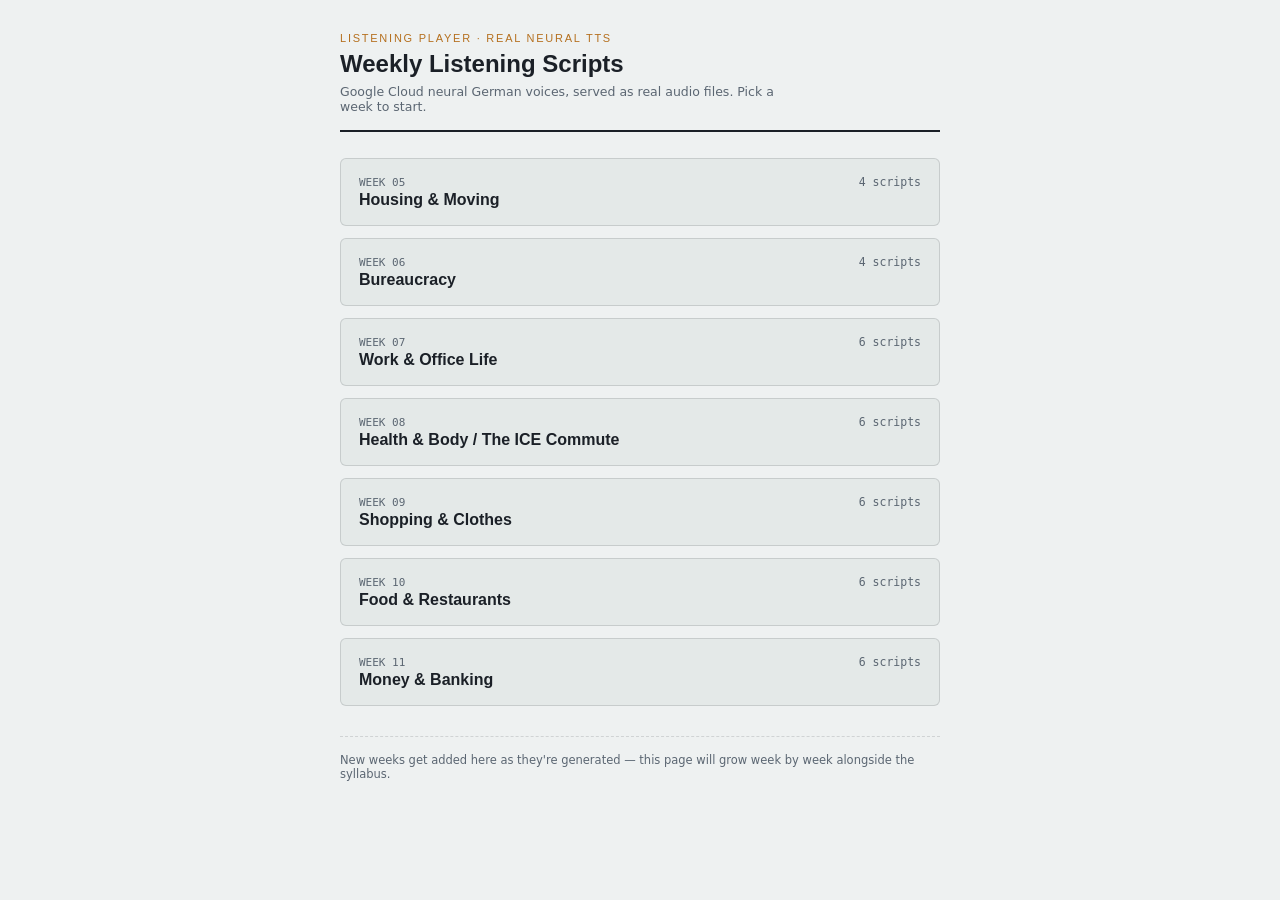
<file: index.html>
<!doctype html>
<html lang="en">
<head>
<meta charset="utf-8">
<meta name="viewport" content="width=device-width, initial-scale=1">
<title>Listening Player — German Tutor</title>
<link rel="stylesheet" href="style.css">
</head>
<body>
<div class="wrap">
  <div class="masthead">
    <p class="eyebrow">Listening Player · Real Neural TTS</p>
    <h1>Weekly Listening Scripts</h1>
    <p class="subline">Google Cloud neural German voices, served as real audio files. Pick a week to start.</p>
  </div>

  <a class="week-card" href="weeks/week-05.html">
    <div class="wk-row">
      <div>
        <div class="wk-num">WEEK 05</div>
        <div class="wk-theme">Housing &amp; Moving</div>
      </div>
      <div class="wk-count">4 scripts</div>
    </div>
  </a>

  <a class="week-card" href="weeks/week-06.html">
    <div class="wk-row">
      <div>
        <div class="wk-num">WEEK 06</div>
        <div class="wk-theme">Bureaucracy</div>
      </div>
      <div class="wk-count">4 scripts</div>
    </div>
  </a>

  <a class="week-card" href="weeks/week-07.html">
    <div class="wk-row">
      <div>
        <div class="wk-num">WEEK 07</div>
        <div class="wk-theme">Work &amp; Office Life</div>
      </div>
      <div class="wk-count">6 scripts</div>
    </div>
  </a>

  <a class="week-card" href="weeks/week-08.html">
    <div class="wk-row">
      <div>
        <div class="wk-num">WEEK 08</div>
        <div class="wk-theme">Health &amp; Body / The ICE Commute</div>
      </div>
      <div class="wk-count">6 scripts</div>
    </div>
  </a>

  <a class="week-card" href="weeks/week-09.html">
    <div class="wk-row">
      <div>
        <div class="wk-num">WEEK 09</div>
        <div class="wk-theme">Shopping &amp; Clothes</div>
      </div>
      <div class="wk-count">6 scripts</div>
    </div>
  </a>

  <a class="week-card" href="weeks/week-10.html">
    <div class="wk-row">
      <div>
        <div class="wk-num">WEEK 10</div>
        <div class="wk-theme">Food &amp; Restaurants</div>
      </div>
      <div class="wk-count">6 scripts</div>
    </div>
  </a>

  <a class="week-card" href="weeks/week-11.html">
    <div class="wk-row">
      <div>
        <div class="wk-num">WEEK 11</div>
        <div class="wk-theme">Money &amp; Banking</div>
      </div>
      <div class="wk-count">6 scripts</div>
    </div>
  </a>

  <div class="foot-note">New weeks get added here as they're generated — this page will grow week by week alongside the syllabus.</div>
</div>
</body>
</html>
</file>
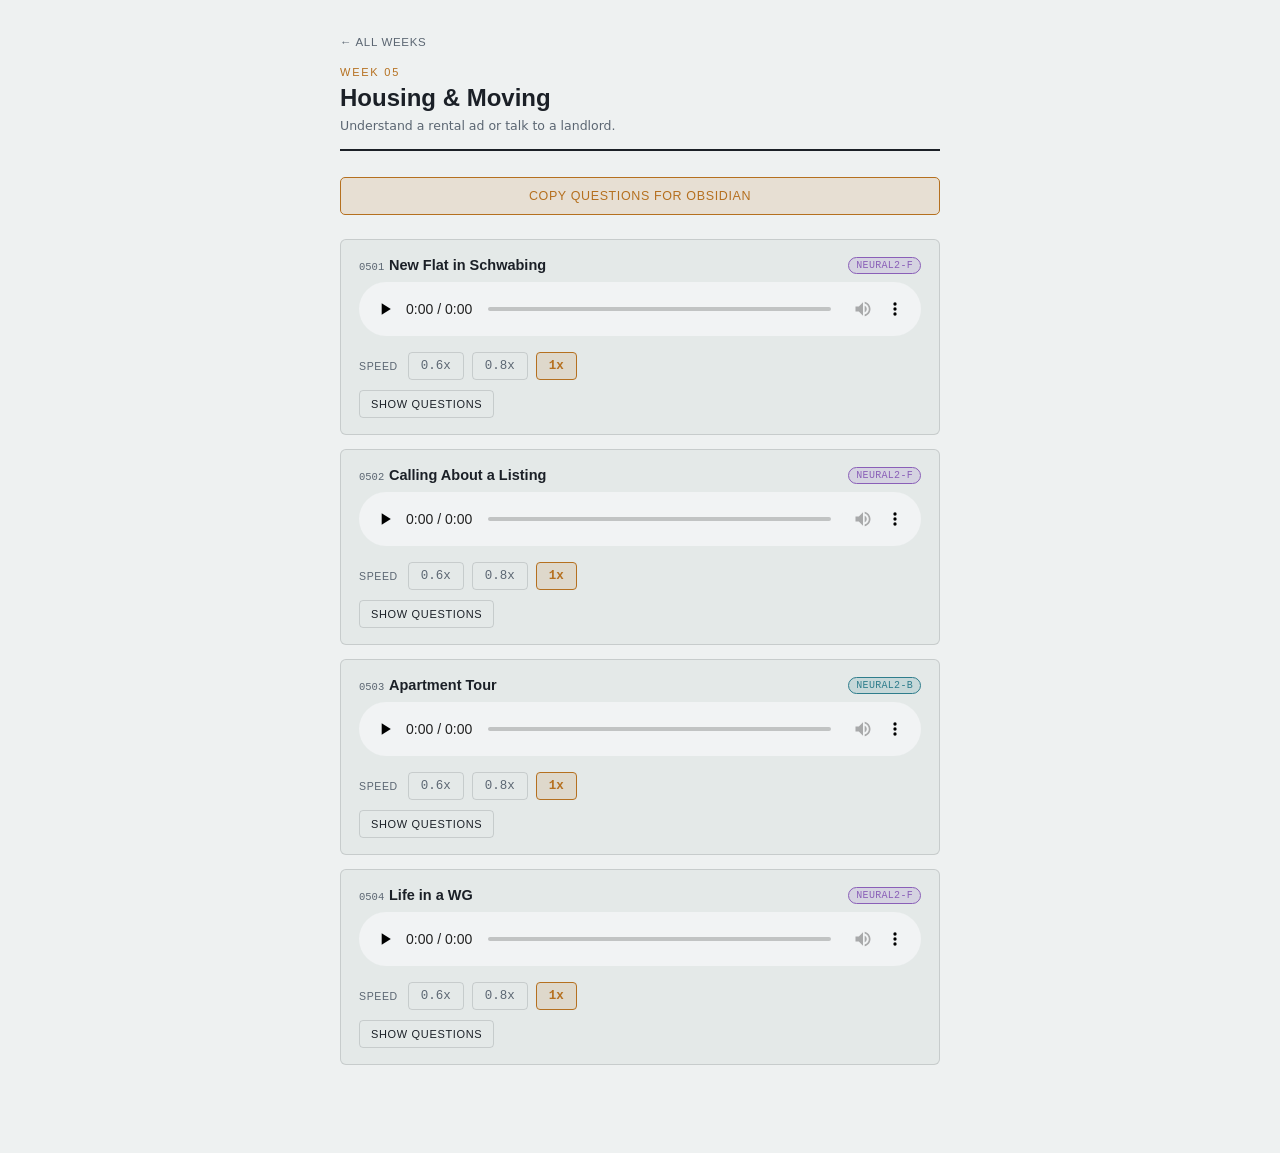
<file: weeks/week-05.html>
<!doctype html>
<html lang="en">
<head>
<meta charset="utf-8">
<meta name="viewport" content="width=device-width, initial-scale=1">
<title>Week 05 — Housing &amp; Moving · Listening Player</title>
<link rel="stylesheet" href="../style.css">
</head>
<body>
<div class="wrap">
  <a class="back-link" href="../index.html">&larr; All weeks</a>
  <div class="masthead">
    <p class="eyebrow">Week 05</p>
    <h1>Housing &amp; Moving</h1>
    <p class="subline">Understand a rental ad or talk to a landlord.</p>
  </div>

  <button class="copy-btn" id="copyBtn">Copy questions for Obsidian</button>

  <div class="card" data-card>
    <div class="card-head"><div><span class="id-badge">0501</span> <span class="card-title">New Flat in Schwabing</span></div><span class="voice-badge f">NEURAL2-F</span></div>
    <audio data-player controls preload="none"><source src="../audio/0501.mp3" type="audio/mpeg"></audio>
    <div class="speed-row" data-speedrow>
      <span class="speed-label">Speed</span>
      <button class="speed-btn" data-speed="0.6">0.6x</button>
      <button class="speed-btn" data-speed="0.8">0.8x</button>
      <button class="speed-btn active" data-speed="1">1x</button>
    </div>
    <button class="reveal" data-reveal>Show questions</button>
    <div class="questions" data-questions><ol>
      <li>In which neighbourhood is the new apartment?</li>
      <li>How big is the apartment?</li>
      <li>What feature does the living room have?</li>
      <li>When is the speaker moving in?</li>
    </ol></div>
  </div>

  <div class="card" data-card>
    <div class="card-head"><div><span class="id-badge">0502</span> <span class="card-title">Calling About a Listing</span></div><span class="voice-badge f">NEURAL2-F</span></div>
    <audio data-player controls preload="none"><source src="../audio/0502.mp3" type="audio/mpeg"></audio>
    <div class="speed-row" data-speedrow>
      <span class="speed-label">Speed</span>
      <button class="speed-btn" data-speed="0.6">0.6x</button>
      <button class="speed-btn" data-speed="0.8">0.8x</button>
      <button class="speed-btn active" data-speed="1">1x</button>
    </div>
    <button class="reveal" data-reveal>Show questions</button>
    <div class="questions" data-questions><ol>
      <li>Why is Thomas calling?</li>
      <li>How many people does he need the apartment for?</li>
      <li>When is Thomas NOT available for a viewing?</li>
      <li>What does Thomas want to arrange at the end of the call?</li>
    </ol></div>
  </div>

  <div class="card" data-card>
    <div class="card-head"><div><span class="id-badge">0503</span> <span class="card-title">Apartment Tour</span></div><span class="voice-badge b">NEURAL2-B</span></div>
    <audio data-player controls preload="none"><source src="../audio/0503.mp3" type="audio/mpeg"></audio>
    <div class="speed-row" data-speedrow>
      <span class="speed-label">Speed</span>
      <button class="speed-btn" data-speed="0.6">0.6x</button>
      <button class="speed-btn" data-speed="0.8">0.8x</button>
      <button class="speed-btn active" data-speed="1">1x</button>
    </div>
    <button class="reveal" data-reveal>Show questions</button>
    <div class="questions" data-questions><ol>
      <li>Where is the sofa?</li>
      <li>Where is the bathroom?</li>
      <li>Where is the cellar?</li>
      <li>What does the speaker plan to use the second room for?</li>
    </ol></div>
  </div>

  <div class="card" data-card>
    <div class="card-head"><div><span class="id-badge">0504</span> <span class="card-title">Life in a WG</span></div><span class="voice-badge f">NEURAL2-F</span></div>
    <audio data-player controls preload="none"><source src="../audio/0504.mp3" type="audio/mpeg"></audio>
    <div class="speed-row" data-speedrow>
      <span class="speed-label">Speed</span>
      <button class="speed-btn" data-speed="0.6">0.6x</button>
      <button class="speed-btn" data-speed="0.8">0.8x</button>
      <button class="speed-btn active" data-speed="1">1x</button>
    </div>
    <button class="reveal" data-reveal>Show questions</button>
    <div class="questions" data-questions><ol>
      <li>How many flatmates live in the WG?</li>
      <li>How many rooms does the WG have in total?</li>
      <li>How much does each person pay in rent?</li>
      <li>What is the one house rule?</li>
    </ol></div>
  </div>
</div>
<script src="../script.js"></script>
</body>
</html>
</file>
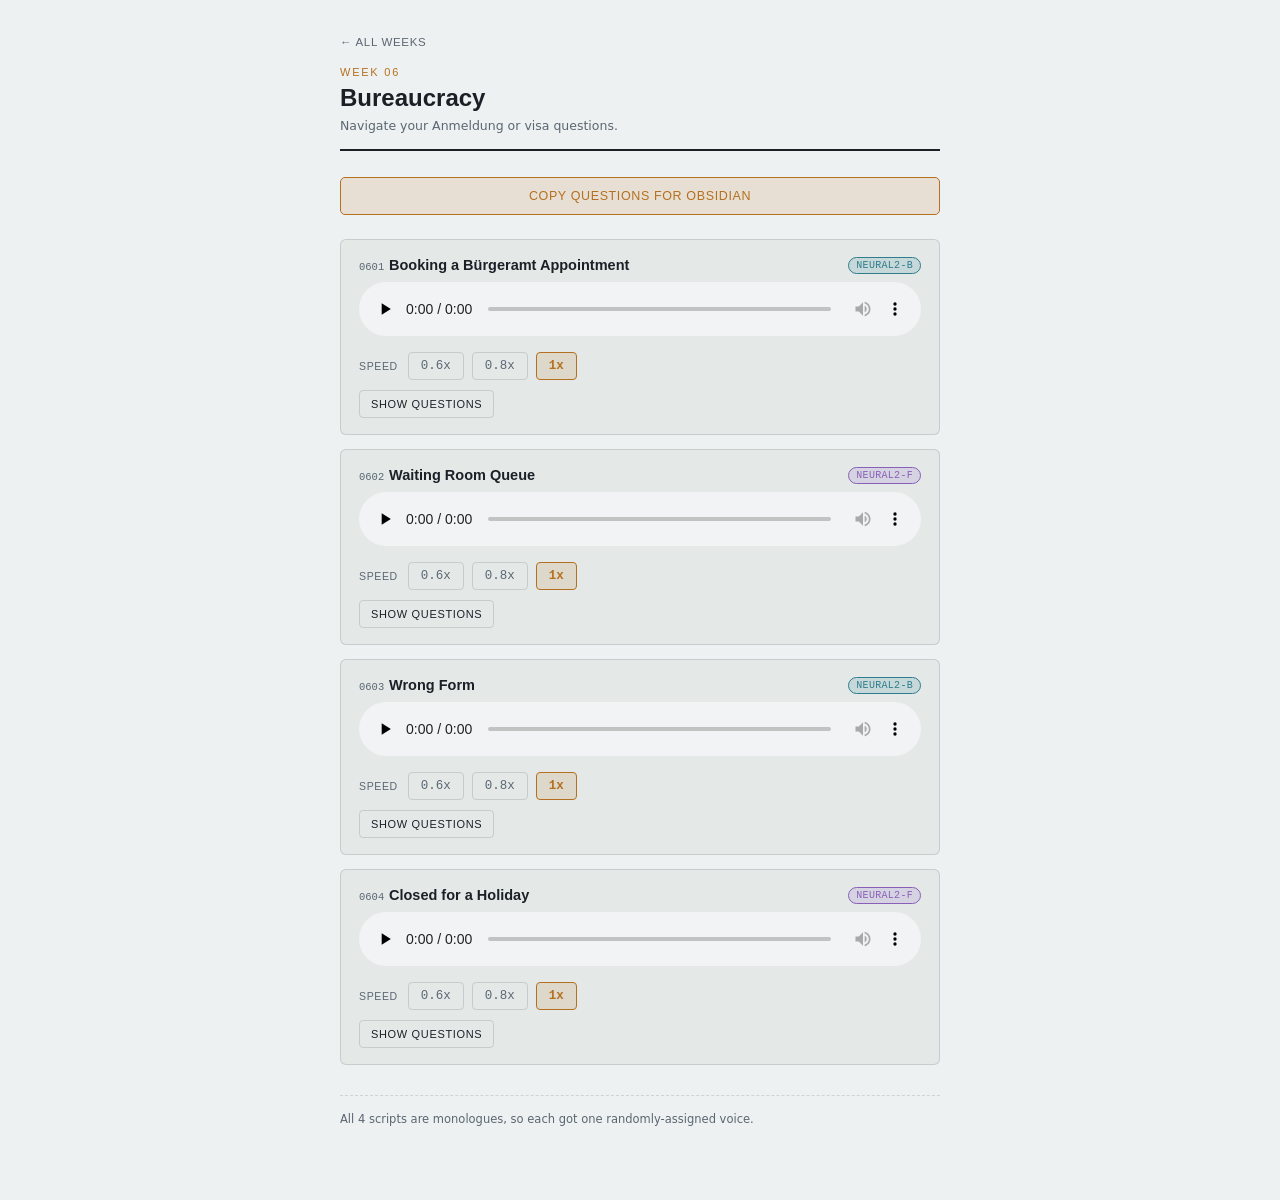
<file: weeks/week-06.html>
<!doctype html>
<html lang="en">
<head>
<meta charset="utf-8">
<meta name="viewport" content="width=device-width, initial-scale=1">
<title>Week 06 — Bureaucracy · Listening Player</title>
<link rel="stylesheet" href="../style.css">
</head>
<body>
<div class="wrap">
  <a class="back-link" href="../index.html">&larr; All weeks</a>
  <div class="masthead">
    <p class="eyebrow">Week 06</p>
    <h1>Bureaucracy</h1>
    <p class="subline">Navigate your Anmeldung or visa questions.</p>
  </div>

  <button class="copy-btn" id="copyBtn">Copy questions for Obsidian</button>

  <div class="card" data-card>
    <div class="card-head"><div><span class="id-badge">0601</span> <span class="card-title">Booking a Bürgeramt Appointment</span></div><span class="voice-badge b">NEURAL2-B</span></div>
    <audio data-player controls preload="none"><source src="../audio/0601.mp3" type="audio/mpeg"></audio>
    <div class="speed-row" data-speedrow>
      <span class="speed-label">Speed</span>
      <button class="speed-btn" data-speed="0.6">0.6x</button>
      <button class="speed-btn" data-speed="0.8">0.8x</button>
      <button class="speed-btn active" data-speed="1">1x</button>
    </div>
    <button class="reveal" data-reveal>Show questions</button>
    <div class="questions" data-questions><ol>
      <li>Why is the caller contacting the Bürgeramt?</li>
      <li>How long does she have to wait for an appointment?</li>
      <li>What day and time is her appointment?</li>
      <li>Name two documents she needs to bring.</li>
    </ol></div>
  </div>

  <div class="card" data-card>
    <div class="card-head"><div><span class="id-badge">0602</span> <span class="card-title">Waiting Room Queue</span></div><span class="voice-badge f">NEURAL2-F</span></div>
    <audio data-player controls preload="none"><source src="../audio/0602.mp3" type="audio/mpeg"></audio>
    <div class="speed-row" data-speedrow>
      <span class="speed-label">Speed</span>
      <button class="speed-btn" data-speed="0.6">0.6x</button>
      <button class="speed-btn" data-speed="0.8">0.8x</button>
      <button class="speed-btn active" data-speed="1">1x</button>
    </div>
    <button class="reveal" data-reveal>Show questions</button>
    <div class="questions" data-questions><ol>
      <li>What time does the speaker arrive at the Bürgeramt?</li>
      <li>What is their queue number?</li>
      <li>Which number is currently being served?</li>
      <li>How long does the speaker have to wait?</li>
    </ol></div>
  </div>

  <div class="card" data-card>
    <div class="card-head"><div><span class="id-badge">0603</span> <span class="card-title">Wrong Form</span></div><span class="voice-badge b">NEURAL2-B</span></div>
    <audio data-player controls preload="none"><source src="../audio/0603.mp3" type="audio/mpeg"></audio>
    <div class="speed-row" data-speedrow>
      <span class="speed-label">Speed</span>
      <button class="speed-btn" data-speed="0.6">0.6x</button>
      <button class="speed-btn" data-speed="0.8">0.8x</button>
      <button class="speed-btn active" data-speed="1">1x</button>
    </div>
    <button class="reveal" data-reveal>Show questions</button>
    <div class="questions" data-questions><ol>
      <li>What does the speaker want to do at the office?</li>
      <li>What problem does the official identify?</li>
      <li>Which form does the speaker actually need?</li>
      <li>What does the official allow the speaker to do?</li>
    </ol></div>
  </div>

  <div class="card" data-card>
    <div class="card-head"><div><span class="id-badge">0604</span> <span class="card-title">Closed for a Holiday</span></div><span class="voice-badge f">NEURAL2-F</span></div>
    <audio data-player controls preload="none"><source src="../audio/0604.mp3" type="audio/mpeg"></audio>
    <div class="speed-row" data-speedrow>
      <span class="speed-label">Speed</span>
      <button class="speed-btn" data-speed="0.6">0.6x</button>
      <button class="speed-btn" data-speed="0.8">0.8x</button>
      <button class="speed-btn active" data-speed="1">1x</button>
    </div>
    <button class="reveal" data-reveal>Show questions</button>
    <div class="questions" data-questions><ol>
      <li>Why was the speaker unable to complete their task today?</li>
      <li>How long did the speaker travel to get there?</li>
      <li>When is the next available appointment?</li>
      <li>What does the speaker say they will do differently next time?</li>
    </ol></div>
  </div>

  <div class="foot-note">All 4 scripts are monologues, so each got one randomly-assigned voice.</div>
</div>
<script src="../script.js"></script>
</body>
</html>
</file>
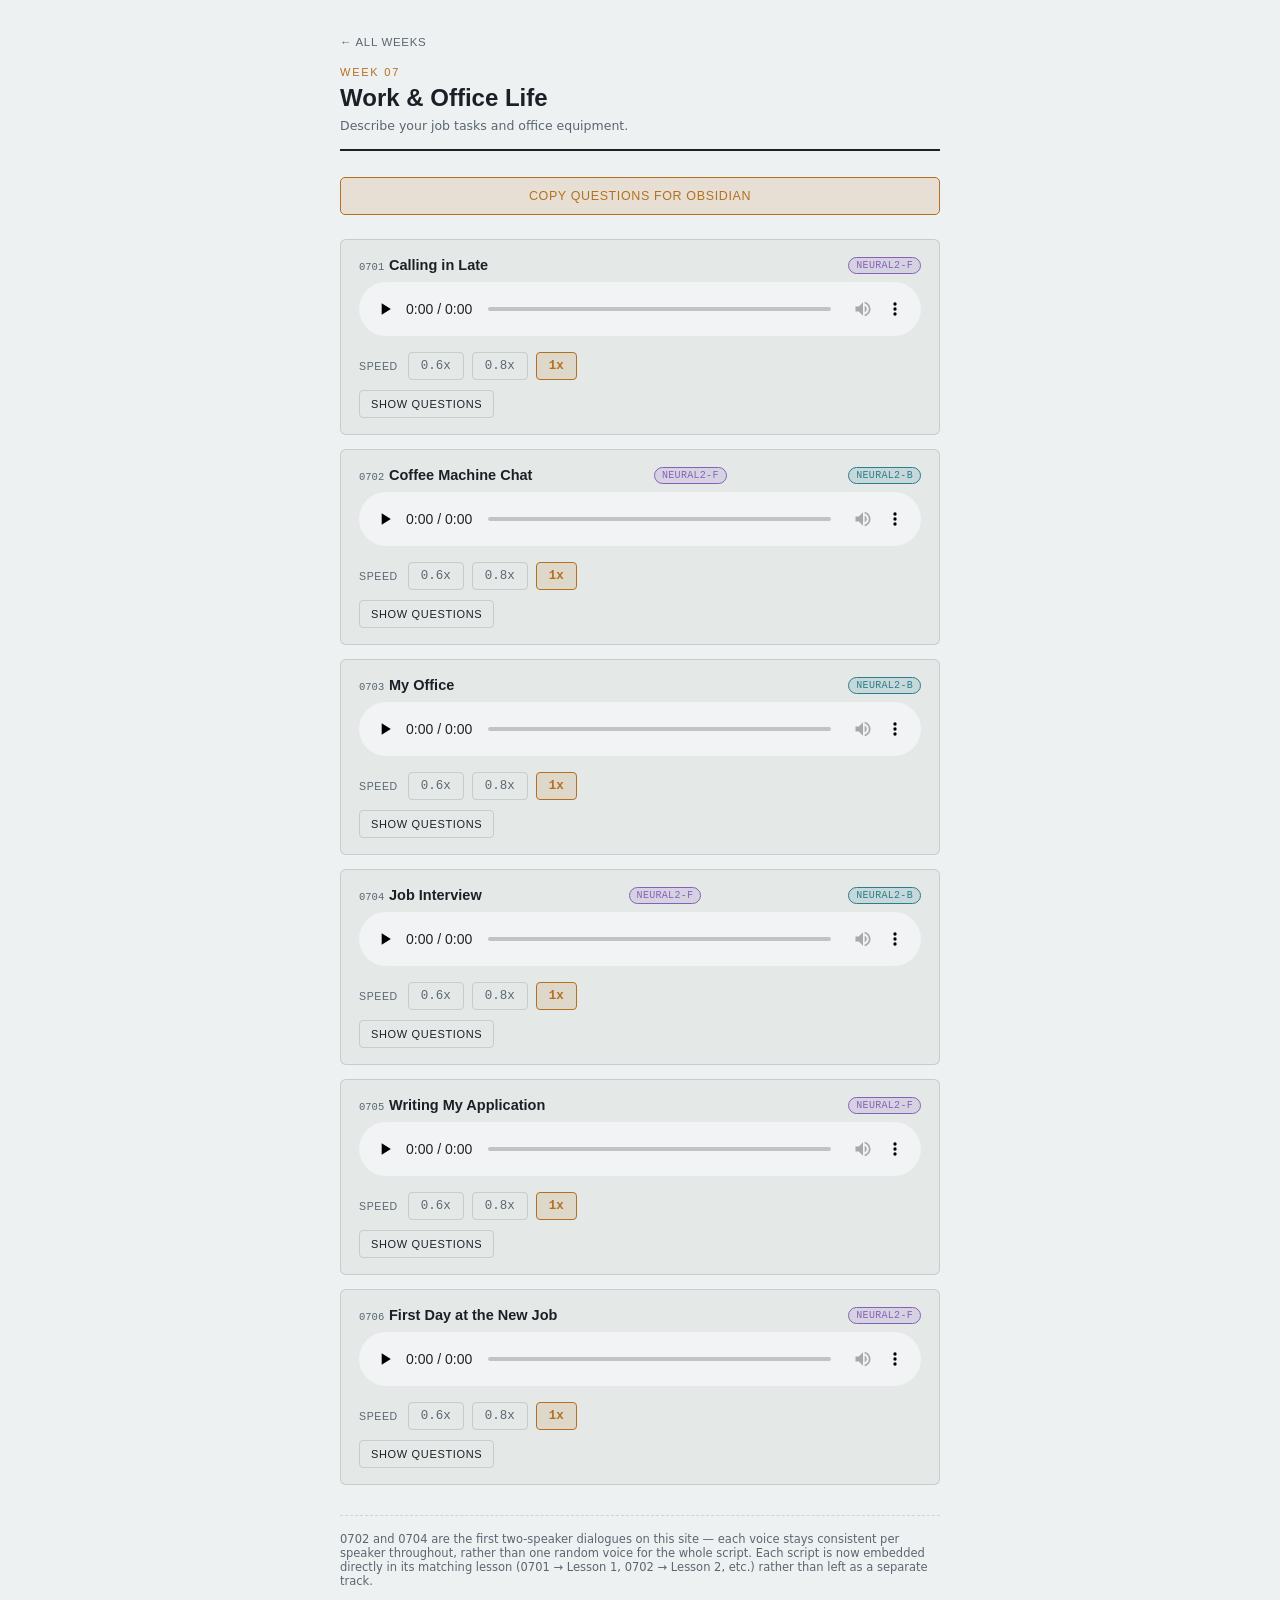
<file: weeks/week-07.html>
<!doctype html>
<html lang="en">
<head>
<meta charset="utf-8">
<meta name="viewport" content="width=device-width, initial-scale=1">
<title>Week 07 — Work &amp; Office Life · Listening Player</title>
<link rel="stylesheet" href="../style.css">
</head>
<body>
<div class="wrap">
  <a class="back-link" href="../index.html">&larr; All weeks</a>
  <div class="masthead">
    <p class="eyebrow">Week 07</p>
    <h1>Work &amp; Office Life</h1>
    <p class="subline">Describe your job tasks and office equipment.</p>
  </div>

  <button class="copy-btn" id="copyBtn">Copy questions for Obsidian</button>

  <div class="card" id="0701" data-card>
    <div class="card-head"><div><span class="id-badge">0701</span> <span class="card-title">Calling in Late</span></div><span class="voice-badge f">NEURAL2-F</span></div>
    <audio data-player controls preload="none"><source src="../audio/0701.mp3" type="audio/mpeg"></audio>
    <div class="speed-row" data-speedrow>
      <span class="speed-label">Speed</span>
      <button class="speed-btn" data-speed="0.6">0.6x</button>
      <button class="speed-btn" data-speed="0.8">0.8x</button>
      <button class="speed-btn active" data-speed="1">1x</button>
    </div>
    <button class="reveal" data-reveal>Show questions</button>
    <div class="questions" data-questions><ol>
      <li>Why is Julia calling?</li>
      <li>Why is she running late?</li>
      <li>What time will she arrive at the office?</li>
      <li>What does she ask the person to do?</li>
    </ol></div>
  </div>

  <div class="card" id="0702" data-card>
    <div class="card-head"><div><span class="id-badge">0702</span> <span class="card-title">Coffee Machine Chat</span></div><span class="voice-badge f">NEURAL2-F</span> <span class="voice-badge b">NEURAL2-B</span></div>
    <audio data-player controls preload="none"><source src="../audio/0702.mp3" type="audio/mpeg"></audio>
    <div class="speed-row" data-speedrow>
      <span class="speed-label">Speed</span>
      <button class="speed-btn" data-speed="0.6">0.6x</button>
      <button class="speed-btn" data-speed="0.8">0.8x</button>
      <button class="speed-btn active" data-speed="1">1x</button>
    </div>
    <button class="reveal" data-reveal>Show questions</button>
    <div class="questions" data-questions><ol>
      <li>What deadline does speaker B mention?</li>
      <li>What does B ask A for help with?</li>
      <li>What time does B become free?</li>
      <li>Where will they work together?</li>
    </ol></div>
  </div>

  <div class="card" id="0703" data-card>
    <div class="card-head"><div><span class="id-badge">0703</span> <span class="card-title">My Office</span></div><span class="voice-badge b">NEURAL2-B</span></div>
    <audio data-player controls preload="none"><source src="../audio/0703.mp3" type="audio/mpeg"></audio>
    <div class="speed-row" data-speedrow>
      <span class="speed-label">Speed</span>
      <button class="speed-btn" data-speed="0.6">0.6x</button>
      <button class="speed-btn" data-speed="0.8">0.8x</button>
      <button class="speed-btn active" data-speed="1">1x</button>
    </div>
    <button class="reveal" data-reveal>Show questions</button>
    <div class="questions" data-questions><ol>
      <li>What two items are on the speaker's desk?</li>
      <li>What problem does the speaker mention about the printer?</li>
      <li>How long has the speaker worked at this desk?</li>
      <li>Where does the speaker usually spend their lunch break?</li>
    </ol></div>
  </div>

  <div class="card" id="0704" data-card>
    <div class="card-head"><div><span class="id-badge">0704</span> <span class="card-title">Job Interview</span></div><span class="voice-badge f">NEURAL2-F</span> <span class="voice-badge b">NEURAL2-B</span></div>
    <audio data-player controls preload="none"><source src="../audio/0704.mp3" type="audio/mpeg"></audio>
    <div class="speed-row" data-speedrow>
      <span class="speed-label">Speed</span>
      <button class="speed-btn" data-speed="0.6">0.6x</button>
      <button class="speed-btn" data-speed="0.8">0.8x</button>
      <button class="speed-btn active" data-speed="1">1x</button>
    </div>
    <button class="reveal" data-reveal>Show questions</button>
    <div class="questions" data-questions><ol>
      <li>How long has the candidate worked as a Verkäuferin (salesperson)?</li>
      <li>Why does the candidate want to change jobs?</li>
      <li>When could the candidate start?</li>
      <li>By when will the company respond?</li>
    </ol></div>
  </div>

  <div class="card" id="0705" data-card>
    <div class="card-head"><div><span class="id-badge">0705</span> <span class="card-title">Writing My Application</span></div><span class="voice-badge f">NEURAL2-F</span></div>
    <audio data-player controls preload="none"><source src="../audio/0705.mp3" type="audio/mpeg"></audio>
    <div class="speed-row" data-speedrow>
      <span class="speed-label">Speed</span>
      <button class="speed-btn" data-speed="0.6">0.6x</button>
      <button class="speed-btn" data-speed="0.8">0.8x</button>
      <button class="speed-btn active" data-speed="1">1x</button>
    </div>
    <button class="reveal" data-reveal>Show questions</button>
    <div class="questions" data-questions><ol>
      <li>What did the speaker do yesterday?</li>
      <li>What two documents does the speaker mention preparing?</li>
      <li>How many companies will receive the application?</li>
      <li>How does the speaker feel about the process?</li>
    </ol></div>
  </div>

  <div class="card" id="0706" data-card>
    <div class="card-head"><div><span class="id-badge">0706</span> <span class="card-title">First Day at the New Job</span></div><span class="voice-badge f">NEURAL2-F</span></div>
    <audio data-player controls preload="none"><source src="../audio/0706.mp3" type="audio/mpeg"></audio>
    <div class="speed-row" data-speedrow>
      <span class="speed-label">Speed</span>
      <button class="speed-btn" data-speed="0.6">0.6x</button>
      <button class="speed-btn" data-speed="0.8">0.8x</button>
      <button class="speed-btn active" data-speed="1">1x</button>
    </div>
    <button class="reveal" data-reveal>Show questions</button>
    <div class="questions" data-questions><ol>
      <li>What day is it for the speaker?</li>
      <li>What time does the core working hours (Kernarbeitszeit) actually start?</li>
      <li>What did the new boss do for the speaker?</li>
      <li>How did the speaker feel at the end of the day?</li>
    </ol></div>
  </div>

  <div class="foot-note">0702 and 0704 are the first two-speaker dialogues on this site — each voice stays consistent per speaker throughout, rather than one random voice for the whole script. Each script is now embedded directly in its matching lesson (0701 → Lesson 1, 0702 → Lesson 2, etc.) rather than left as a separate track.</div>
</div>
<script src="../script.js"></script>
</body>
</html>
</file>
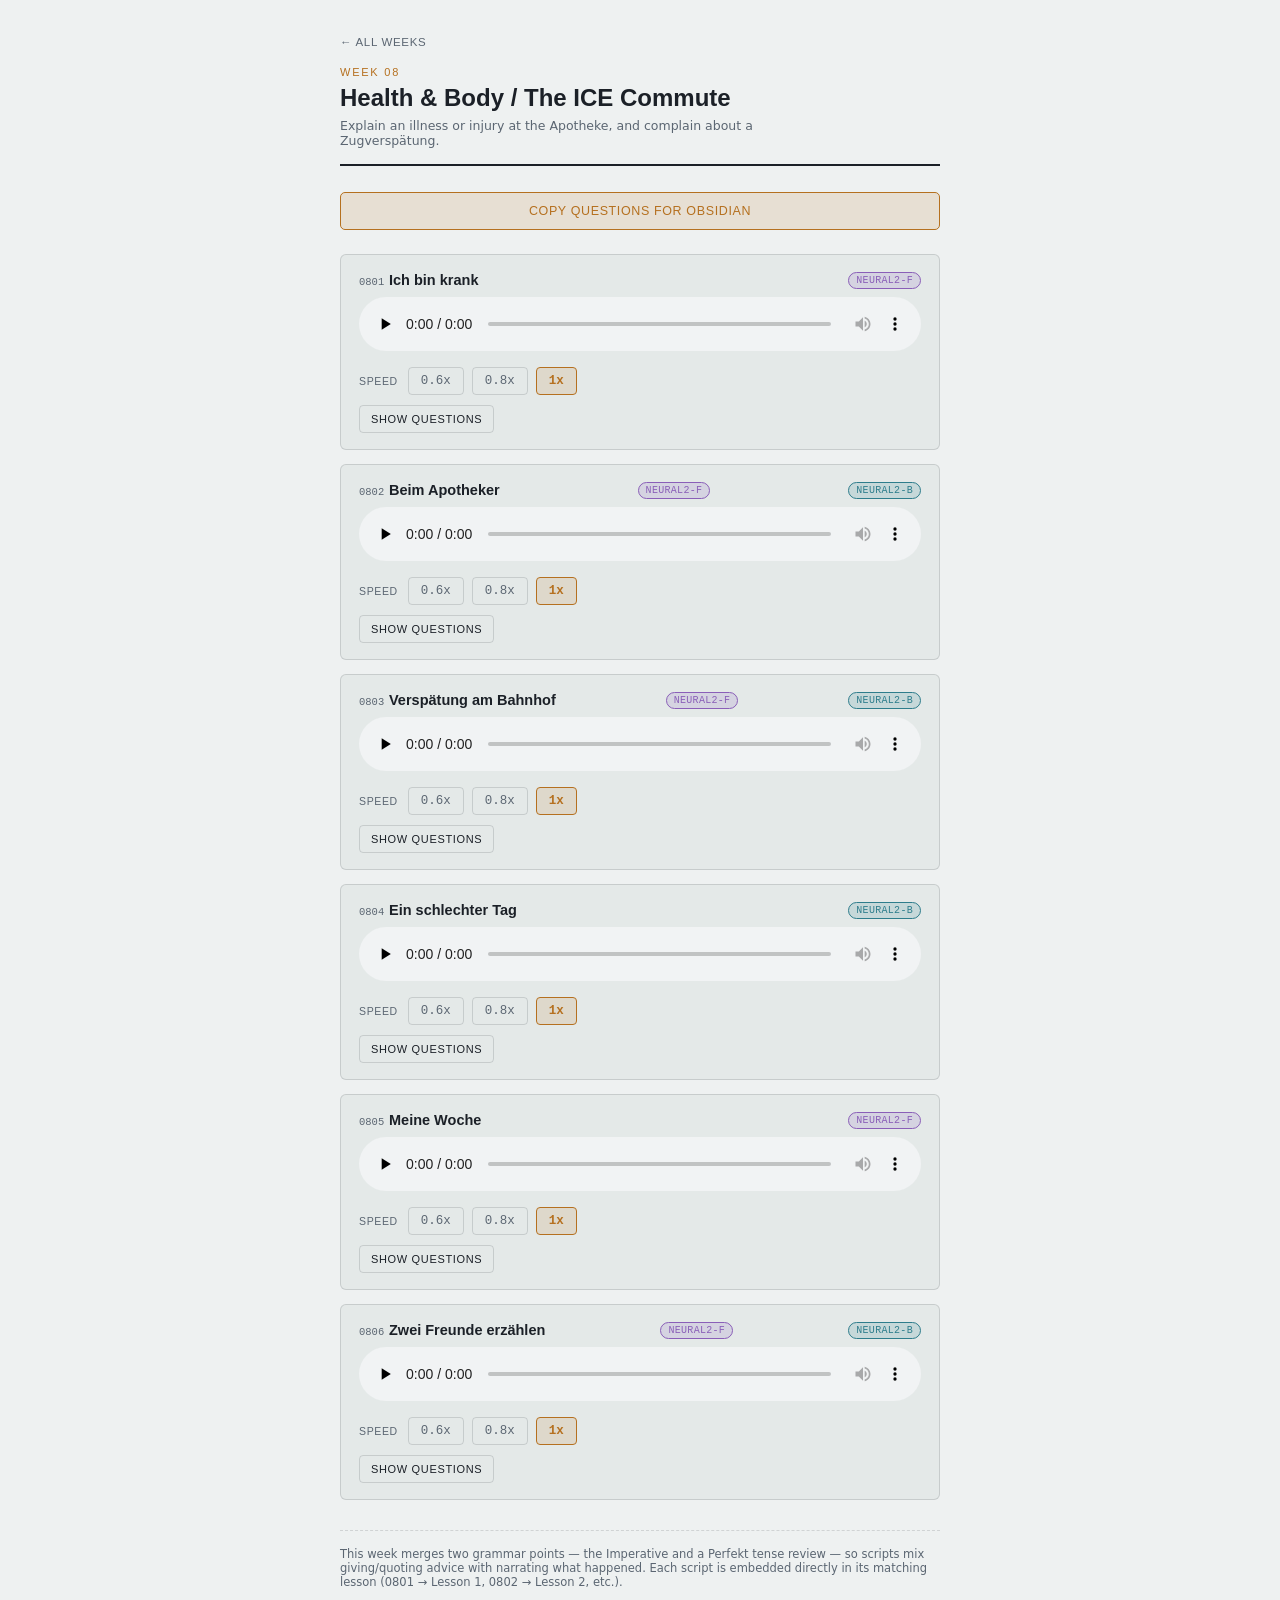
<file: weeks/week-08.html>
<!doctype html>
<html lang="en">
<head>
<meta charset="utf-8">
<meta name="viewport" content="width=device-width, initial-scale=1">
<title>Week 08 — Health &amp; Body / The ICE Commute · Listening Player</title>
<link rel="stylesheet" href="../style.css">
</head>
<body>
<div class="wrap">
  <a class="back-link" href="../index.html">&larr; All weeks</a>
  <div class="masthead">
    <p class="eyebrow">Week 08</p>
    <h1>Health &amp; Body / The ICE Commute</h1>
    <p class="subline">Explain an illness or injury at the Apotheke, and complain about a Zugverspätung.</p>
  </div>

  <button class="copy-btn" id="copyBtn">Copy questions for Obsidian</button>

  <div class="card" id="0801" data-card>
    <div class="card-head"><div><span class="id-badge">0801</span> <span class="card-title">Ich bin krank</span></div><span class="voice-badge f">NEURAL2-F</span></div>
    <audio data-player controls preload="none"><source src="../audio/0801.mp3" type="audio/mpeg"></audio>
    <div class="speed-row" data-speedrow>
      <span class="speed-label">Speed</span>
      <button class="speed-btn" data-speed="0.6">0.6x</button>
      <button class="speed-btn" data-speed="0.8">0.8x</button>
      <button class="speed-btn active" data-speed="1">1x</button>
    </div>
    <button class="reveal" data-reveal>Show questions</button>
    <div class="questions" data-questions><ol>
      <li>What symptoms does the speaker describe?</li>
      <li>What did the speaker do this morning?</li>
      <li>What is the speaker's plan for today?</li>
      <li>What does the speaker hope for tomorrow?</li>
    </ol></div>
  </div>

  <div class="card" id="0802" data-card>
    <div class="card-head"><div><span class="id-badge">0802</span> <span class="card-title">Beim Apotheker</span></div><span class="voice-badge f">NEURAL2-F</span> <span class="voice-badge b">NEURAL2-B</span></div>
    <audio data-player controls preload="none"><source src="../audio/0802.mp3" type="audio/mpeg"></audio>
    <div class="speed-row" data-speedrow>
      <span class="speed-label">Speed</span>
      <button class="speed-btn" data-speed="0.6">0.6x</button>
      <button class="speed-btn" data-speed="0.8">0.8x</button>
      <button class="speed-btn active" data-speed="1">1x</button>
    </div>
    <button class="reveal" data-reveal>Show questions</button>
    <div class="questions" data-questions><ol>
      <li>What does the customer say is wrong?</li>
      <li>What two pieces of advice does the pharmacist give?</li>
      <li>Does the customer need a prescription?</li>
      <li>What should the customer do if it doesn't get better by tomorrow?</li>
    </ol></div>
  </div>

  <div class="card" id="0803" data-card>
    <div class="card-head"><div><span class="id-badge">0803</span> <span class="card-title">Verspätung am Bahnhof</span></div><span class="voice-badge f">NEURAL2-F</span> <span class="voice-badge b">NEURAL2-B</span></div>
    <audio data-player controls preload="none"><source src="../audio/0803.mp3" type="audio/mpeg"></audio>
    <div class="speed-row" data-speedrow>
      <span class="speed-label">Speed</span>
      <button class="speed-btn" data-speed="0.6">0.6x</button>
      <button class="speed-btn" data-speed="0.8">0.8x</button>
      <button class="speed-btn active" data-speed="1">1x</button>
    </div>
    <button class="reveal" data-reveal>Show questions</button>
    <div class="questions" data-questions><ol>
      <li>What problem is announced at the station?</li>
      <li>What does the traveller ask the station worker?</li>
      <li>What does the station worker advise the traveller to do?</li>
      <li>What will happen to the traveller's original connection?</li>
    </ol></div>
  </div>

  <div class="card" id="0804" data-card>
    <div class="card-head"><div><span class="id-badge">0804</span> <span class="card-title">Ein schlechter Tag</span></div><span class="voice-badge b">NEURAL2-B</span></div>
    <audio data-player controls preload="none"><source src="../audio/0804.mp3" type="audio/mpeg"></audio>
    <div class="speed-row" data-speedrow>
      <span class="speed-label">Speed</span>
      <button class="speed-btn" data-speed="0.6">0.6x</button>
      <button class="speed-btn" data-speed="0.8">0.8x</button>
      <button class="speed-btn active" data-speed="1">1x</button>
    </div>
    <button class="reveal" data-reveal>Show questions</button>
    <div class="questions" data-questions><ol>
      <li>What happened to the speaker's train this morning?</li>
      <li>What did the speaker do instead of waiting?</li>
      <li>What happened to the speaker in the afternoon?</li>
      <li>How does the speaker describe the whole day?</li>
    </ol></div>
  </div>

  <div class="card" id="0805" data-card>
    <div class="card-head"><div><span class="id-badge">0805</span> <span class="card-title">Meine Woche</span></div><span class="voice-badge f">NEURAL2-F</span></div>
    <audio data-player controls preload="none"><source src="../audio/0805.mp3" type="audio/mpeg"></audio>
    <div class="speed-row" data-speedrow>
      <span class="speed-label">Speed</span>
      <button class="speed-btn" data-speed="0.6">0.6x</button>
      <button class="speed-btn" data-speed="0.8">0.8x</button>
      <button class="speed-btn active" data-speed="1">1x</button>
    </div>
    <button class="reveal" data-reveal>Show questions</button>
    <div class="questions" data-questions><ol>
      <li>What happened to the speaker on Tuesday?</li>
      <li>What did the speaker do on Wednesday?</li>
      <li>What advice did the speaker receive?</li>
      <li>How does the speaker feel now, at the end of the week?</li>
    </ol></div>
  </div>

  <div class="card" id="0806" data-card>
    <div class="card-head"><div><span class="id-badge">0806</span> <span class="card-title">Zwei Freunde erzählen</span></div><span class="voice-badge f">NEURAL2-F</span> <span class="voice-badge b">NEURAL2-B</span></div>
    <audio data-player controls preload="none"><source src="../audio/0806.mp3" type="audio/mpeg"></audio>
    <div class="speed-row" data-speedrow>
      <span class="speed-label">Speed</span>
      <button class="speed-btn" data-speed="0.6">0.6x</button>
      <button class="speed-btn" data-speed="0.8">0.8x</button>
      <button class="speed-btn active" data-speed="1">1x</button>
    </div>
    <button class="reveal" data-reveal>Show questions</button>
    <div class="questions" data-questions><ol>
      <li>What has been wrong with the first speaker this week?</li>
      <li>What advice did they receive?</li>
      <li>What happened to the second speaker on their commute?</li>
      <li>What do the two friends agree to do?</li>
    </ol></div>
  </div>

  <div class="foot-note">This week merges two grammar points — the Imperative and a Perfekt tense review — so scripts mix giving/quoting advice with narrating what happened. Each script is embedded directly in its matching lesson (0801 → Lesson 1, 0802 → Lesson 2, etc.).</div>
</div>
<script src="../script.js"></script>
</body>
</html>
</file>
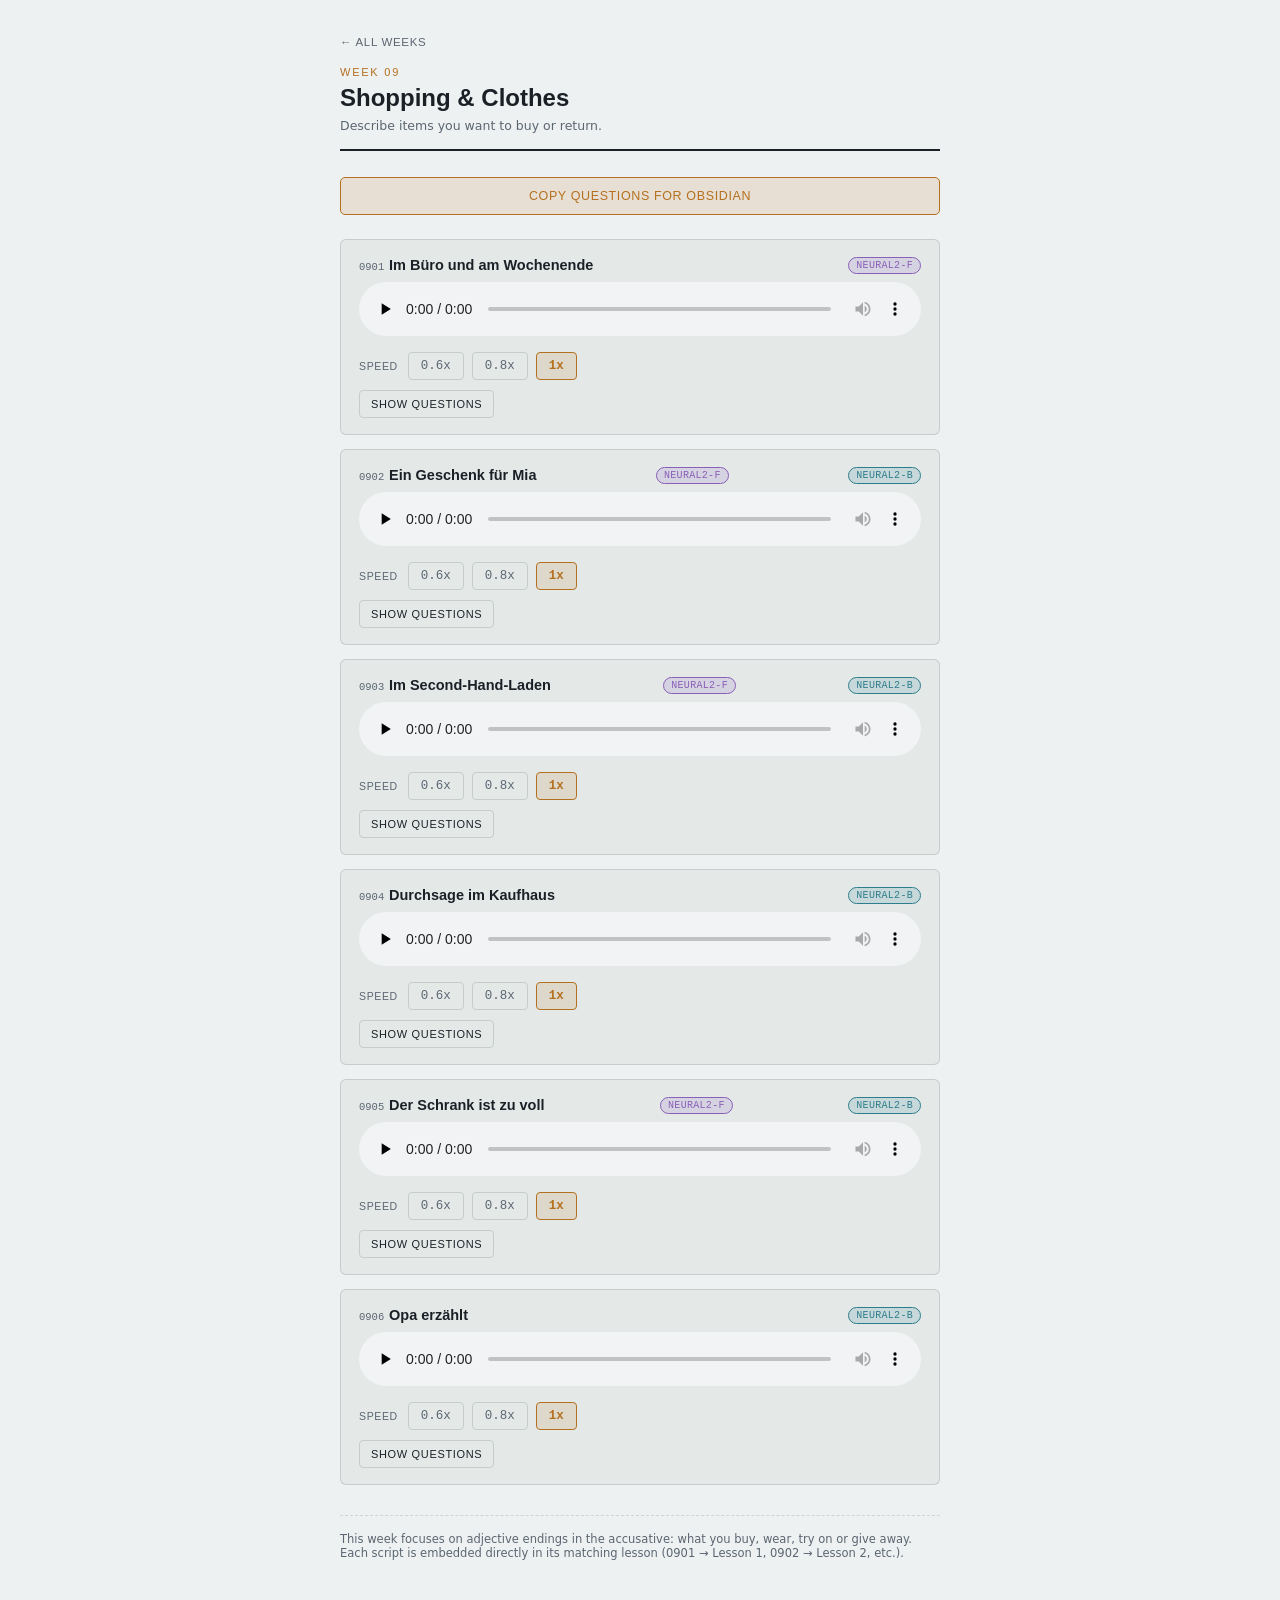
<file: weeks/week-09.html>
<!doctype html>
<html lang="en">
<head>
<meta charset="utf-8">
<meta name="viewport" content="width=device-width, initial-scale=1">
<title>Week 09 — Shopping &amp; Clothes · Listening Player</title>
<link rel="stylesheet" href="../style.css">
</head>
<body>
<div class="wrap">
  <a class="back-link" href="../index.html">&larr; All weeks</a>
  <div class="masthead">
    <p class="eyebrow">Week 09</p>
    <h1>Shopping &amp; Clothes</h1>
    <p class="subline">Describe items you want to buy or return.</p>
  </div>

  <button class="copy-btn" id="copyBtn">Copy questions for Obsidian</button>

  <div class="card" id="0901" data-card>
    <div class="card-head"><div><span class="id-badge">0901</span> <span class="card-title">Im Büro und am Wochenende</span></div><span class="voice-badge f">NEURAL2-F</span></div>
    <audio data-player controls preload="none"><source src="../audio/0901.mp3" type="audio/mpeg"></audio>
    <div class="speed-row" data-speedrow>
      <span class="speed-label">Speed</span>
      <button class="speed-btn" data-speed="0.6">0.6x</button>
      <button class="speed-btn" data-speed="0.8">0.8x</button>
      <button class="speed-btn active" data-speed="1">1x</button>
    </div>
    <button class="reveal" data-reveal>Show questions</button>
    <div class="questions" data-questions><ol>
      <li>What does Katrin usually wear to the office?</li>
      <li>Why does she sometimes wear a jumper at work?</li>
      <li>What does she wear at the weekend?</li>
      <li>What does she need to buy next week, and why?</li>
    </ol></div>
  </div>

  <div class="card" id="0902" data-card>
    <div class="card-head"><div><span class="id-badge">0902</span> <span class="card-title">Ein Geschenk für Mia</span></div><span class="voice-badge f">NEURAL2-F</span> <span class="voice-badge b">NEURAL2-B</span></div>
    <audio data-player controls preload="none"><source src="../audio/0902.mp3" type="audio/mpeg"></audio>
    <div class="speed-row" data-speedrow>
      <span class="speed-label">Speed</span>
      <button class="speed-btn" data-speed="0.6">0.6x</button>
      <button class="speed-btn" data-speed="0.8">0.8x</button>
      <button class="speed-btn active" data-speed="1">1x</button>
    </div>
    <button class="reveal" data-reveal>Show questions</button>
    <div class="questions" data-questions><ol>
      <li>Whose birthday is it, and when?</li>
      <li>Why does Sophie want to buy a scarf?</li>
      <li>Why don't they buy the grey scarf or the red scarf?</li>
      <li>What do they decide to buy in the end, and who pays for what?</li>
    </ol></div>
  </div>

  <div class="card" id="0903" data-card>
    <div class="card-head"><div><span class="id-badge">0903</span> <span class="card-title">Im Second-Hand-Laden</span></div><span class="voice-badge f">NEURAL2-F</span> <span class="voice-badge b">NEURAL2-B</span></div>
    <audio data-player controls preload="none"><source src="../audio/0903.mp3" type="audio/mpeg"></audio>
    <div class="speed-row" data-speedrow>
      <span class="speed-label">Speed</span>
      <button class="speed-btn" data-speed="0.6">0.6x</button>
      <button class="speed-btn" data-speed="0.8">0.8x</button>
      <button class="speed-btn active" data-speed="1">1x</button>
    </div>
    <button class="reveal" data-reveal>Show questions</button>
    <div class="questions" data-questions><ol>
      <li>Why does Herr Weber want to sell his clothes?</li>
      <li>What clothes has he brought with him?</li>
      <li>Why doesn't the shop want the shirts?</li>
      <li>How much money does he get in total, and how does he want to be paid?</li>
    </ol></div>
  </div>

  <div class="card" id="0904" data-card>
    <div class="card-head"><div><span class="id-badge">0904</span> <span class="card-title">Durchsage im Kaufhaus</span></div><span class="voice-badge b">NEURAL2-B</span></div>
    <audio data-player controls preload="none"><source src="../audio/0904.mp3" type="audio/mpeg"></audio>
    <div class="speed-row" data-speedrow>
      <span class="speed-label">Speed</span>
      <button class="speed-btn" data-speed="0.6">0.6x</button>
      <button class="speed-btn" data-speed="0.8">0.8x</button>
      <button class="speed-btn active" data-speed="1">1x</button>
    </div>
    <button class="reveal" data-reveal>Show questions</button>
    <div class="questions" data-questions><ol>
      <li>What is on offer on the ground floor?</li>
      <li>What do you get free if you buy two shirts?</li>
      <li>What is special about children's shoes this week?</li>
      <li>Until when are the offers valid?</li>
    </ol></div>
  </div>

  <div class="card" id="0905" data-card>
    <div class="card-head"><div><span class="id-badge">0905</span> <span class="card-title">Der Schrank ist zu voll</span></div><span class="voice-badge f">NEURAL2-F</span> <span class="voice-badge b">NEURAL2-B</span></div>
    <audio data-player controls preload="none"><source src="../audio/0905.mp3" type="audio/mpeg"></audio>
    <div class="speed-row" data-speedrow>
      <span class="speed-label">Speed</span>
      <button class="speed-btn" data-speed="0.6">0.6x</button>
      <button class="speed-btn" data-speed="0.8">0.8x</button>
      <button class="speed-btn active" data-speed="1">1x</button>
    </div>
    <button class="reveal" data-reveal>Show questions</button>
    <div class="questions" data-questions><ol>
      <li>Where are Jana and Tobias taking the clothes, and why there?</li>
      <li>Why does Tobias want to give away his green jumper?</li>
      <li>What does Jana keep, and what does she give away?</li>
      <li>What happens to Tobias's old jeans, and why?</li>
    </ol></div>
  </div>

  <div class="card" id="0906" data-card>
    <div class="card-head"><div><span class="id-badge">0906</span> <span class="card-title">Opa erzählt</span></div><span class="voice-badge b">NEURAL2-B</span></div>
    <audio data-player controls preload="none"><source src="../audio/0906.mp3" type="audio/mpeg"></audio>
    <div class="speed-row" data-speedrow>
      <span class="speed-label">Speed</span>
      <button class="speed-btn" data-speed="0.6">0.6x</button>
      <button class="speed-btn" data-speed="0.8">0.8x</button>
      <button class="speed-btn active" data-speed="1">1x</button>
    </div>
    <button class="reveal" data-reveal>Show questions</button>
    <div class="questions" data-questions><ol>
      <li>How did the speaker's family usually get clothes when he was a child?</li>
      <li>How often did they buy new clothes, and where?</li>
      <li>What happened when he was ten years old?</li>
      <li>What does he find hard to understand about his granddaughter?</li>
    </ol></div>
  </div>

  <div class="foot-note">This week focuses on adjective endings in the accusative: what you buy, wear, try on or give away. Each script is embedded directly in its matching lesson (0901 → Lesson 1, 0902 → Lesson 2, etc.).</div>
</div>
<script src="../script.js"></script>
</body>
</html>
</file>
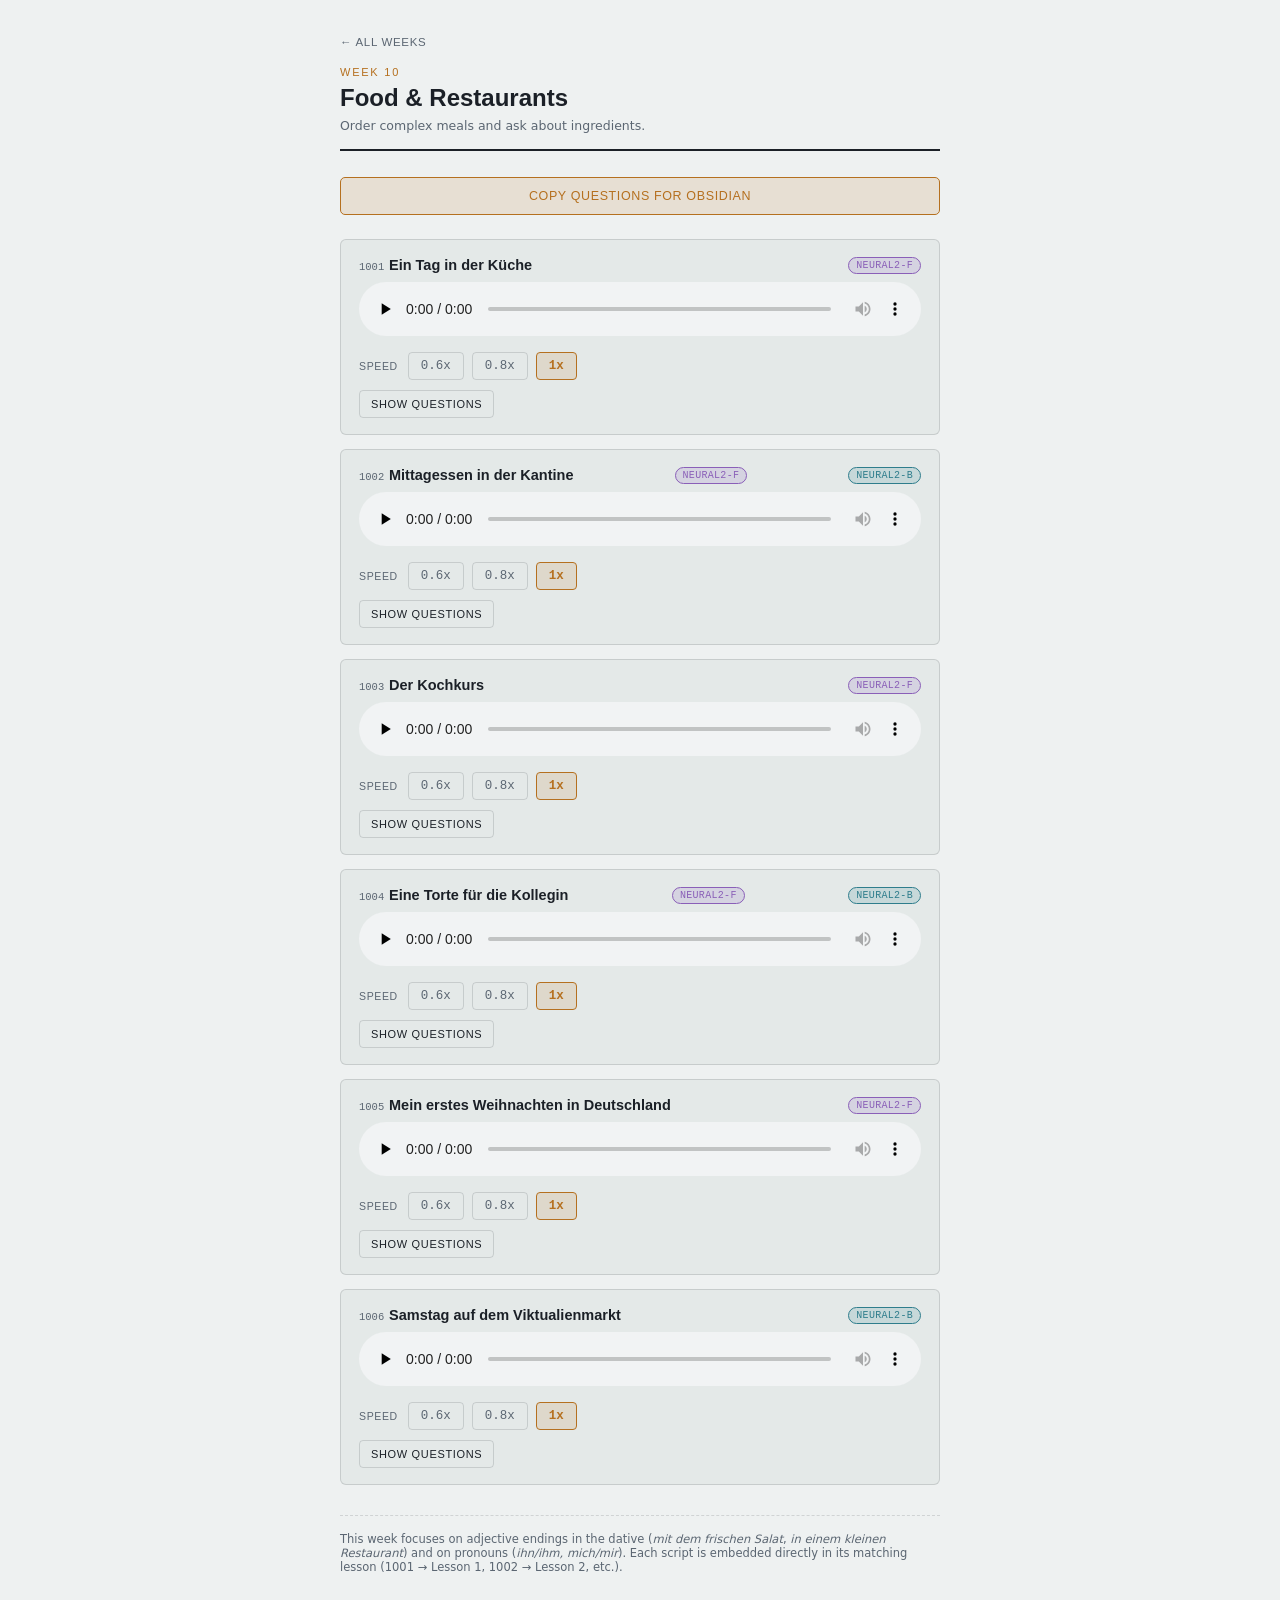
<file: weeks/week-10.html>
<!doctype html>
<html lang="en">
<head>
<meta charset="utf-8">
<meta name="viewport" content="width=device-width, initial-scale=1">
<title>Week 10 — Food &amp; Restaurants · Listening Player</title>
<link rel="stylesheet" href="../style.css">
</head>
<body>
<div class="wrap">
  <a class="back-link" href="../index.html">&larr; All weeks</a>
  <div class="masthead">
    <p class="eyebrow">Week 10</p>
    <h1>Food &amp; Restaurants</h1>
    <p class="subline">Order complex meals and ask about ingredients.</p>
  </div>

  <button class="copy-btn" id="copyBtn">Copy questions for Obsidian</button>

  <div class="card" id="1001" data-card>
    <div class="card-head"><div><span class="id-badge">1001</span> <span class="card-title">Ein Tag in der Küche</span></div><span class="voice-badge f">NEURAL2-F</span></div>
    <audio data-player controls preload="none"><source src="../audio/1001.mp3" type="audio/mpeg"></audio>
    <div class="speed-row" data-speedrow>
      <span class="speed-label">Speed</span>
      <button class="speed-btn" data-speed="0.6">0.6x</button>
      <button class="speed-btn" data-speed="0.8">0.8x</button>
      <button class="speed-btn active" data-speed="1">1x</button>
    </div>
    <button class="reveal" data-reveal>Show questions</button>
    <div class="questions" data-questions><ol>
      <li>Where does Anja work, and how does she get to the market?</li>
      <li>What does Paul do in the kitchen, and what does Anja do?</li>
      <li>What is on today's lunch menu, and how much does it cost?</li>
      <li>Why does Anja need to know every recipe exactly?</li>
    </ol></div>
  </div>

  <div class="card" id="1002" data-card>
    <div class="card-head"><div><span class="id-badge">1002</span> <span class="card-title">Mittagessen in der Kantine</span></div><span class="voice-badge f">NEURAL2-F</span> <span class="voice-badge b">NEURAL2-B</span></div>
    <audio data-player controls preload="none"><source src="../audio/1002.mp3" type="audio/mpeg"></audio>
    <div class="speed-row" data-speedrow>
      <span class="speed-label">Speed</span>
      <button class="speed-btn" data-speed="0.6">0.6x</button>
      <button class="speed-btn" data-speed="0.8">0.8x</button>
      <button class="speed-btn active" data-speed="1">1x</button>
    </div>
    <button class="reveal" data-reveal>Show questions</button>
    <div class="questions" data-questions><ol>
      <li>What are the two main dishes on today's menu?</li>
      <li>Why doesn't Jonas want the Schnitzel, and why not the fish?</li>
      <li>What does Jonas order in the end?</li>
      <li>Why doesn't Lena want to sit at the big table by the window?</li>
    </ol></div>
  </div>

  <div class="card" id="1003" data-card>
    <div class="card-head"><div><span class="id-badge">1003</span> <span class="card-title">Der Kochkurs</span></div><span class="voice-badge f">NEURAL2-F</span></div>
    <audio data-player controls preload="none"><source src="../audio/1003.mp3" type="audio/mpeg"></audio>
    <div class="speed-row" data-speedrow>
      <span class="speed-label">Speed</span>
      <button class="speed-btn" data-speed="0.6">0.6x</button>
      <button class="speed-btn" data-speed="0.8">0.8x</button>
      <button class="speed-btn active" data-speed="1">1x</button>
    </div>
    <button class="reveal" data-reveal>Show questions</button>
    <div class="questions" data-questions><ol>
      <li>What dish is the group cooking today?</li>
      <li>Where are the ingredients, and what should everyone do first?</li>
      <li>What do the vegetarian guests get?</li>
      <li>What happens at nine o'clock, and what does everyone get at the end?</li>
    </ol></div>
  </div>

  <div class="card" id="1004" data-card>
    <div class="card-head"><div><span class="id-badge">1004</span> <span class="card-title">Eine Torte für die Kollegin</span></div><span class="voice-badge f">NEURAL2-F</span> <span class="voice-badge b">NEURAL2-B</span></div>
    <audio data-player controls preload="none"><source src="../audio/1004.mp3" type="audio/mpeg"></audio>
    <div class="speed-row" data-speedrow>
      <span class="speed-label">Speed</span>
      <button class="speed-btn" data-speed="0.6">0.6x</button>
      <button class="speed-btn" data-speed="0.8">0.8x</button>
      <button class="speed-btn active" data-speed="1">1x</button>
    </div>
    <button class="reveal" data-reveal>Show questions</button>
    <div class="questions" data-questions><ol>
      <li>Why does Frau Klein need a cake?</li>
      <li>What does her colleague like, and what is important to remember?</li>
      <li>How many pieces does the large cake have, and how much does it cost?</li>
      <li>When will Frau Klein pick up the cake, and what does Herr Huber give her today?</li>
    </ol></div>
  </div>

  <div class="card" id="1005" data-card>
    <div class="card-head"><div><span class="id-badge">1005</span> <span class="card-title">Mein erstes Weihnachten in Deutschland</span></div><span class="voice-badge f">NEURAL2-F</span></div>
    <audio data-player controls preload="none"><source src="../audio/1005.mp3" type="audio/mpeg"></audio>
    <div class="speed-row" data-speedrow>
      <span class="speed-label">Speed</span>
      <button class="speed-btn" data-speed="0.6">0.6x</button>
      <button class="speed-btn" data-speed="0.8">0.8x</button>
      <button class="speed-btn active" data-speed="1">1x</button>
    </div>
    <button class="reveal" data-reveal>Show questions</button>
    <div class="questions" data-questions><ol>
      <li>Where does Stefan's family live, and how did Carmen and Stefan get there?</li>
      <li>What did Stefan's mother make on Christmas Eve, and why was Carmen surprised?</li>
      <li>What did Stefan's grandmother give Carmen, and what did Carmen give her?</li>
      <li>What is different about Christmas this year?</li>
    </ol></div>
  </div>

  <div class="card" id="1006" data-card>
    <div class="card-head"><div><span class="id-badge">1006</span> <span class="card-title">Samstag auf dem Viktualienmarkt</span></div><span class="voice-badge b">NEURAL2-B</span></div>
    <audio data-player controls preload="none"><source src="../audio/1006.mp3" type="audio/mpeg"></audio>
    <div class="speed-row" data-speedrow>
      <span class="speed-label">Speed</span>
      <button class="speed-btn" data-speed="0.6">0.6x</button>
      <button class="speed-btn" data-speed="0.8">0.8x</button>
      <button class="speed-btn active" data-speed="1">1x</button>
    </div>
    <button class="reveal" data-reveal>Show questions</button>
    <div class="questions" data-questions><ol>
      <li>Who does Thomas go to the market with, and how do they get there?</li>
      <li>What happens at the fruit stall?</li>
      <li>What does Thomas buy at the butcher's, and what does Leo think about the cheese?</li>
      <li>Where do they eat at twelve o'clock, and what do they have?</li>
    </ol></div>
  </div>

  <div class="foot-note">This week focuses on adjective endings in the dative (<em>mit dem frischen Salat</em>, <em>in einem kleinen Restaurant</em>) and on pronouns (<em>ihn/ihm, mich/mir</em>). Each script is embedded directly in its matching lesson (1001 → Lesson 1, 1002 → Lesson 2, etc.).</div>
</div>
<script src="../script.js"></script>
</body>
</html>
</file>
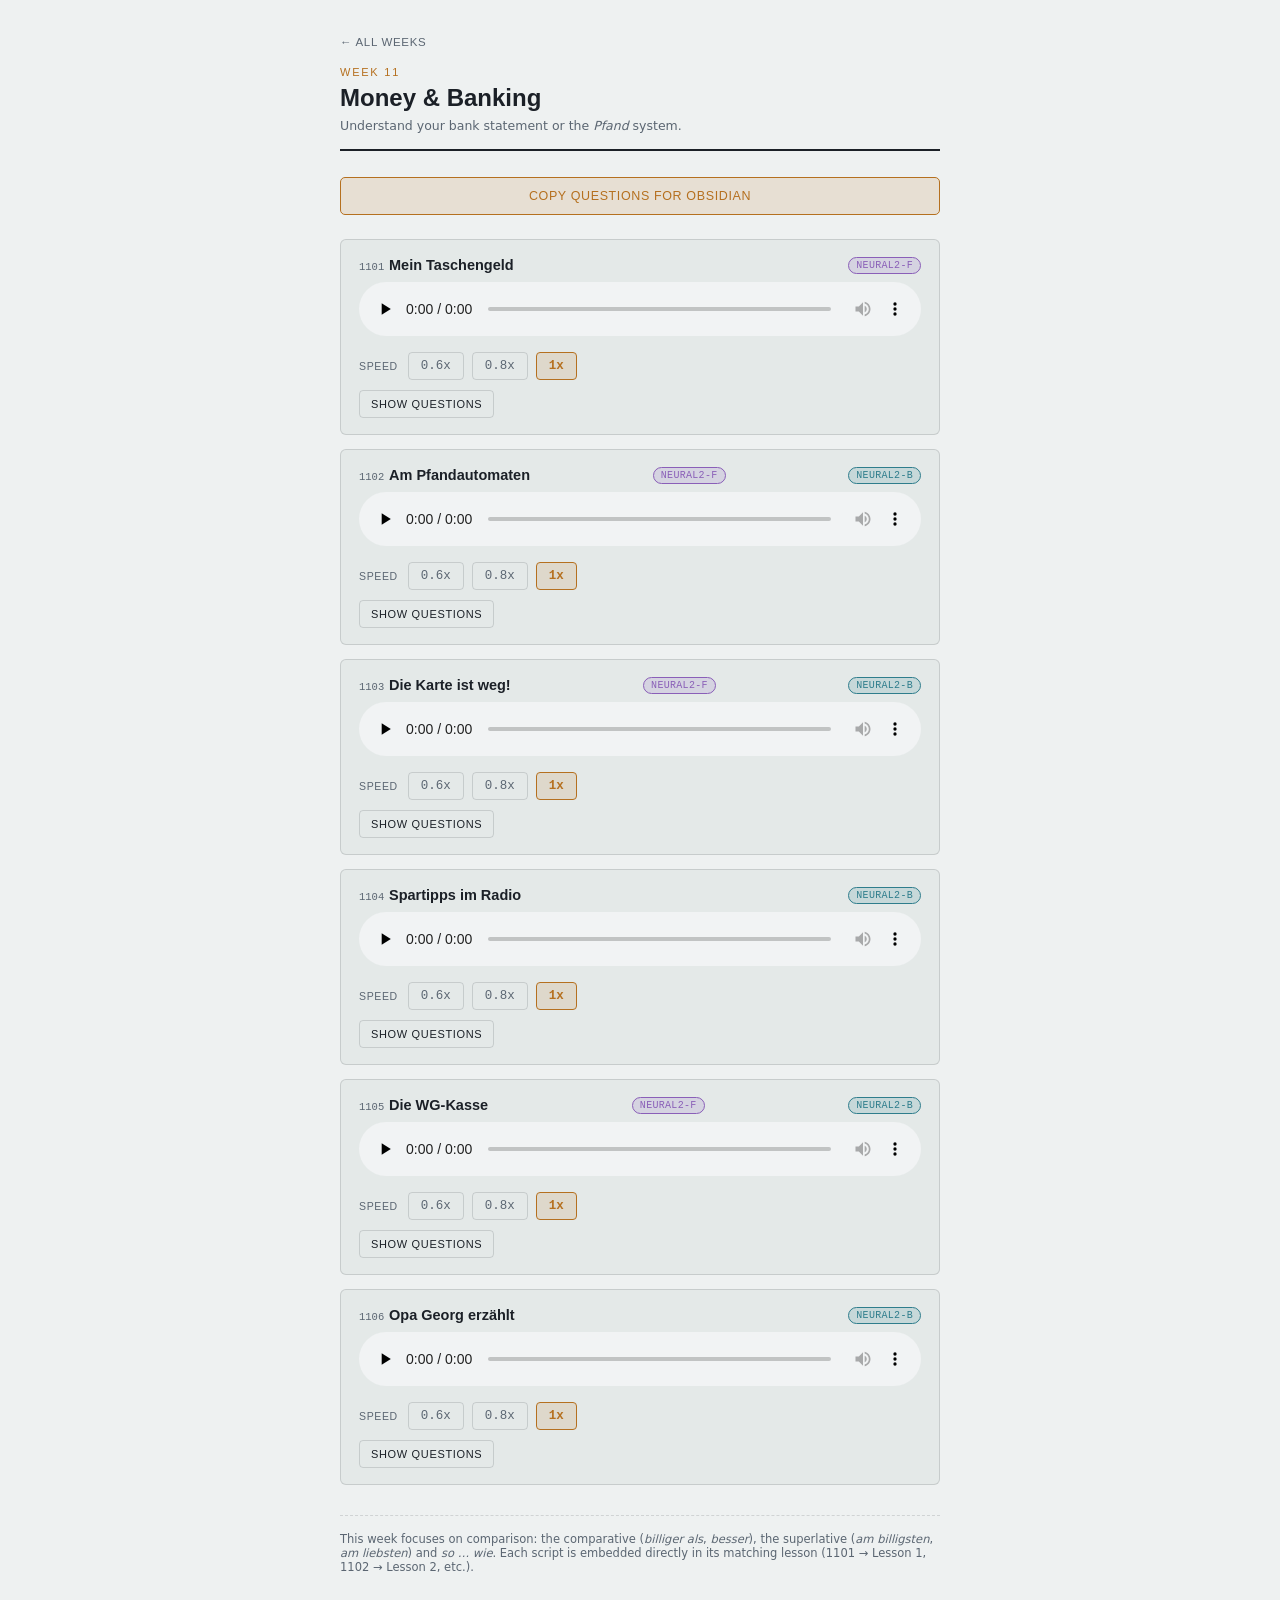
<file: weeks/week-11.html>
<!doctype html>
<html lang="en">
<head>
<meta charset="utf-8">
<meta name="viewport" content="width=device-width, initial-scale=1">
<title>Week 11 — Money &amp; Banking · Listening Player</title>
<link rel="stylesheet" href="../style.css">
</head>
<body>
<div class="wrap">
  <a class="back-link" href="../index.html">&larr; All weeks</a>
  <div class="masthead">
    <p class="eyebrow">Week 11</p>
    <h1>Money &amp; Banking</h1>
    <p class="subline">Understand your bank statement or the <em>Pfand</em> system.</p>
  </div>

  <button class="copy-btn" id="copyBtn">Copy questions for Obsidian</button>

  <div class="card" id="1101" data-card>
    <div class="card-head"><div><span class="id-badge">1101</span> <span class="card-title">Mein Taschengeld</span></div><span class="voice-badge f">NEURAL2-F</span></div>
    <audio data-player controls preload="none"><source src="../audio/1101.mp3" type="audio/mpeg"></audio>
    <div class="speed-row" data-speedrow>
      <span class="speed-label">Speed</span>
      <button class="speed-btn" data-speed="0.6">0.6x</button>
      <button class="speed-btn" data-speed="0.8">0.8x</button>
      <button class="speed-btn active" data-speed="1">1x</button>
    </div>
    <button class="reveal" data-reveal>Show questions</button>
    <div class="questions" data-questions><ol>
      <li>How much pocket money do Lena and Paul get each week?</li>
      <li>What is Lena saving for, and why does she need it?</li>
      <li>How did Lena get three euros last Saturday?</li>
      <li>What does Paul spend his money on, and what happens at the end of the month?</li>
    </ol></div>
  </div>

  <div class="card" id="1102" data-card>
    <div class="card-head"><div><span class="id-badge">1102</span> <span class="card-title">Am Pfandautomaten</span></div><span class="voice-badge f">NEURAL2-F</span> <span class="voice-badge b">NEURAL2-B</span></div>
    <audio data-player controls preload="none"><source src="../audio/1102.mp3" type="audio/mpeg"></audio>
    <div class="speed-row" data-speedrow>
      <span class="speed-label">Speed</span>
      <button class="speed-btn" data-speed="0.6">0.6x</button>
      <button class="speed-btn" data-speed="0.8">0.8x</button>
      <button class="speed-btn active" data-speed="1">1x</button>
    </div>
    <button class="reveal" data-reveal>Show questions</button>
    <div class="questions" data-questions><ol>
      <li>Why does Mehmet have so many bags with him?</li>
      <li>What is the problem, and what does Clara suggest?</li>
      <li>How much does Mehmet get for a glass bottle, and how much for plastic bottles and cans?</li>
      <li>What can Mehmet do with the receipt from the machine?</li>
    </ol></div>
  </div>

  <div class="card" id="1103" data-card>
    <div class="card-head"><div><span class="id-badge">1103</span> <span class="card-title">Die Karte ist weg!</span></div><span class="voice-badge f">NEURAL2-F</span> <span class="voice-badge b">NEURAL2-B</span></div>
    <audio data-player controls preload="none"><source src="../audio/1103.mp3" type="audio/mpeg"></audio>
    <div class="speed-row" data-speedrow>
      <span class="speed-label">Speed</span>
      <button class="speed-btn" data-speed="0.6">0.6x</button>
      <button class="speed-btn" data-speed="0.8">0.8x</button>
      <button class="speed-btn active" data-speed="1">1x</button>
    </div>
    <button class="reveal" data-reveal>Show questions</button>
    <div class="questions" data-questions><ol>
      <li>Why is Daniel calling, and when did he last use his card?</li>
      <li>What information does Frau Kraus ask for?</li>
      <li>When will the new card arrive, how much does it cost, and what does Daniel think of the price?</li>
      <li>How can Daniel get cash until then, and what tip does Frau Kraus give him?</li>
    </ol></div>
  </div>

  <div class="card" id="1104" data-card>
    <div class="card-head"><div><span class="id-badge">1104</span> <span class="card-title">Spartipps im Radio</span></div><span class="voice-badge b">NEURAL2-B</span></div>
    <audio data-player controls preload="none"><source src="../audio/1104.mp3" type="audio/mpeg"></audio>
    <div class="speed-row" data-speedrow>
      <span class="speed-label">Speed</span>
      <button class="speed-btn" data-speed="0.6">0.6x</button>
      <button class="speed-btn" data-speed="0.8">0.8x</button>
      <button class="speed-btn active" data-speed="1">1x</button>
    </div>
    <button class="reveal" data-reveal>Show questions</button>
    <div class="questions" data-questions><ol>
      <li>How much does a lunch cost in a restaurant, and how much at home?</li>
      <li>Which way of getting around is the most expensive, and which is the cheapest?</li>
      <li>Why should you shop in the evening, and why should you read your bank statement?</li>
      <li>What is the presenter's favourite tip, and how does Frau Schmid save money?</li>
    </ol></div>
  </div>

  <div class="card" id="1105" data-card>
    <div class="card-head"><div><span class="id-badge">1105</span> <span class="card-title">Die WG-Kasse</span></div><span class="voice-badge f">NEURAL2-F</span> <span class="voice-badge b">NEURAL2-B</span></div>
    <audio data-player controls preload="none"><source src="../audio/1105.mp3" type="audio/mpeg"></audio>
    <div class="speed-row" data-speedrow>
      <span class="speed-label">Speed</span>
      <button class="speed-btn" data-speed="0.6">0.6x</button>
      <button class="speed-btn" data-speed="0.8">0.8x</button>
      <button class="speed-btn active" data-speed="1">1x</button>
    </div>
    <button class="reveal" data-reveal>Show questions</button>
    <div class="questions" data-questions><ol>
      <li>What did Sophie, Ben and Jana each pay for at the party?</li>
      <li>How much does each person pay in the end, and how much does Ben owe Sophie?</li>
      <li>What is the problem with Jana, and why don't they talk to her tonight?</li>
      <li>What do they decide about the shared kitty, and what will Ben still buy at the organic shop?</li>
    </ol></div>
  </div>

  <div class="card" id="1106" data-card>
    <div class="card-head"><div><span class="id-badge">1106</span> <span class="card-title">Opa Georg erzählt</span></div><span class="voice-badge b">NEURAL2-B</span></div>
    <audio data-player controls preload="none"><source src="../audio/1106.mp3" type="audio/mpeg"></audio>
    <div class="speed-row" data-speedrow>
      <span class="speed-label">Speed</span>
      <button class="speed-btn" data-speed="0.6">0.6x</button>
      <button class="speed-btn" data-speed="0.8">0.8x</button>
      <button class="speed-btn active" data-speed="1">1x</button>
    </div>
    <button class="reveal" data-reveal>Show questions</button>
    <div class="questions" data-questions><ol>
      <li>What was Georg's job, and how did his salary compare with salaries today?</li>
      <li>What was cheaper back then, and what was expensive?</li>
      <li>How did Georg get his salary, and how did he and his wife save money?</li>
      <li>How does his granddaughter pay today, and why does Georg still prefer cash?</li>
    </ol></div>
  </div>

  <div class="foot-note">This week focuses on comparison: the comparative (<em>billiger als</em>, <em>besser</em>), the superlative (<em>am billigsten</em>, <em>am liebsten</em>) and <em>so … wie</em>. Each script is embedded directly in its matching lesson (1101 → Lesson 1, 1102 → Lesson 2, etc.).</div>
</div>
<script src="../script.js"></script>
</body>
</html>
</file>
<file: style.css>
:root{
  --paper:#EEF1F1; --panel:#E4E9E8; --ink:#1B2027; --ink-dim:#5B6672; --hairline:rgba(27,32,39,0.14);
  --accent:#B5701F; --accent-soft:rgba(181,112,31,0.14);
  --voice-f:#8A5FB8; --voice-b:#2E7D8C;
  --font-display:'Bahnschrift','DIN Alternate','Segoe UI Semibold',sans-serif;
  --font-body:'Segoe UI',system-ui,-apple-system,Roboto,Helvetica,Arial,sans-serif;
  --font-mono:'Consolas','SF Mono',ui-monospace,monospace;
}
@media (prefers-color-scheme: dark){
  :root{ --paper:#12151A; --panel:#181D24; --ink:#E7EAEE; --ink-dim:#93A0AC; --hairline:rgba(231,234,238,0.14); --accent:#E0923F; --accent-soft:rgba(224,146,63,0.16); --voice-f:#B48EDC; --voice-b:#4FB8C9; }
}
*{box-sizing:border-box;}
body{background:var(--paper);color:var(--ink);font-family:var(--font-body);margin:0;padding:0;font-size:15px;}
.wrap{max-width:640px;margin:0 auto;padding:32px 20px 70px;}

.back-link{
  display:inline-block;font-family:var(--font-display);font-size:11.5px;letter-spacing:0.06em;text-transform:uppercase;
  color:var(--ink-dim);text-decoration:none;margin-bottom:18px;
}
.back-link:hover{color:var(--accent);}

.masthead{border-bottom:2px solid var(--ink);padding-bottom:16px;margin-bottom:26px;}
.eyebrow{font-family:var(--font-display);font-size:11px;letter-spacing:0.16em;text-transform:uppercase;color:var(--accent);margin:0 0 6px;}
h1{font-family:var(--font-display);font-weight:600;font-size:24px;margin:0 0 6px;text-wrap:balance;}
.subline{font-size:12.5px;color:var(--ink-dim);max-width:56ch;margin:0;}

.week-head{
  font-family:var(--font-display);font-size:13px;letter-spacing:0.08em;text-transform:uppercase;
  color:var(--ink-dim);margin:34px 0 14px;padding-bottom:8px;border-bottom:1px solid var(--hairline);
  display:flex;justify-content:space-between;align-items:baseline;
}
.week-head span.count{font-family:var(--font-mono);color:var(--ink-dim);text-transform:none;letter-spacing:0;font-size:11.5px;}

/* Hub — week list */
.week-card{
  display:block;background:var(--panel);border:1px solid var(--hairline);border-radius:6px;
  padding:16px 18px;margin-bottom:12px;text-decoration:none;color:var(--ink);
}
.week-card:hover{border-color:var(--accent);}
.week-card .wk-row{display:flex;justify-content:space-between;align-items:baseline;gap:10px;}
.week-card .wk-num{font-family:var(--font-mono);font-size:11px;color:var(--ink-dim);}
.week-card .wk-theme{font-family:var(--font-display);font-size:16px;font-weight:600;margin-top:2px;}
.week-card .wk-count{font-family:var(--font-mono);font-size:11.5px;color:var(--ink-dim);white-space:nowrap;}

/* Script cards */
.card{background:var(--panel);border:1px solid var(--hairline);border-radius:6px;padding:16px 18px;margin-bottom:14px;scroll-margin-top:20px;}
.card:target{border-color:var(--accent);box-shadow:0 0 0 2px var(--accent-soft);}
.card-head{display:flex;align-items:center;justify-content:space-between;gap:10px;margin-bottom:8px;}
.card-title{font-family:var(--font-display);font-size:14.5px;font-weight:600;}
.id-badge{font-family:var(--font-mono);font-size:10.5px;color:var(--ink-dim);}
.voice-badge{font-family:var(--font-mono);font-size:10px;letter-spacing:0.03em;padding:2px 7px;border-radius:10px;white-space:nowrap;}
.voice-badge.f{color:var(--voice-f);background:color-mix(in srgb, var(--voice-f) 16%, transparent);border:1px solid var(--voice-f);}
.voice-badge.b{color:var(--voice-b);background:color-mix(in srgb, var(--voice-b) 16%, transparent);border:1px solid var(--voice-b);}

audio{width:100%;margin-bottom:12px;}
.speed-row{display:flex;align-items:center;gap:8px;margin-bottom:10px;}
.speed-row .speed-label{font-family:var(--font-display);font-size:10.5px;letter-spacing:0.06em;text-transform:uppercase;color:var(--ink-dim);white-space:nowrap;margin-right:2px;}
.speed-btn{
  font-family:var(--font-mono);font-size:12.5px;font-variant-numeric:tabular-nums;
  background:none;border:1px solid var(--hairline);color:var(--ink-dim);
  border-radius:4px;padding:6px 12px;cursor:pointer;
}
.speed-btn.active{color:var(--accent);border-color:var(--accent);background:var(--accent-soft);font-weight:600;}

.reveal{font-family:var(--font-display);font-size:11px;letter-spacing:0.06em;text-transform:uppercase;background:none;border:1px solid var(--hairline);color:var(--ink);border-radius:4px;padding:7px 11px;cursor:pointer;}
.reveal:focus-visible, .speed-btn:focus-visible, .week-card:focus-visible, .copy-btn:focus-visible{outline:2px solid var(--accent);outline-offset:2px;}

.copy-btn{
  display:block;width:100%;
  font-family:var(--font-display);font-size:12.5px;letter-spacing:0.05em;text-transform:uppercase;
  background:var(--accent-soft);border:1px solid var(--accent);color:var(--accent);
  border-radius:5px;padding:11px 14px;cursor:pointer;margin-bottom:24px;
  transition:background 0.15s, color 0.15s;
}
.copy-btn:hover{background:var(--accent);color:var(--paper);}
.copy-btn.copied{background:var(--accent);color:var(--paper);}
.questions{margin-top:12px;font-size:13px;color:var(--ink-dim);display:none;}
.questions.show{display:block;}
.questions ol{margin:0;padding-left:20px;}
.questions li{margin-bottom:5px;}

.foot-note{margin-top:30px;padding-top:16px;border-top:1px dashed var(--hairline);font-size:11.5px;color:var(--ink-dim);}
</file>
